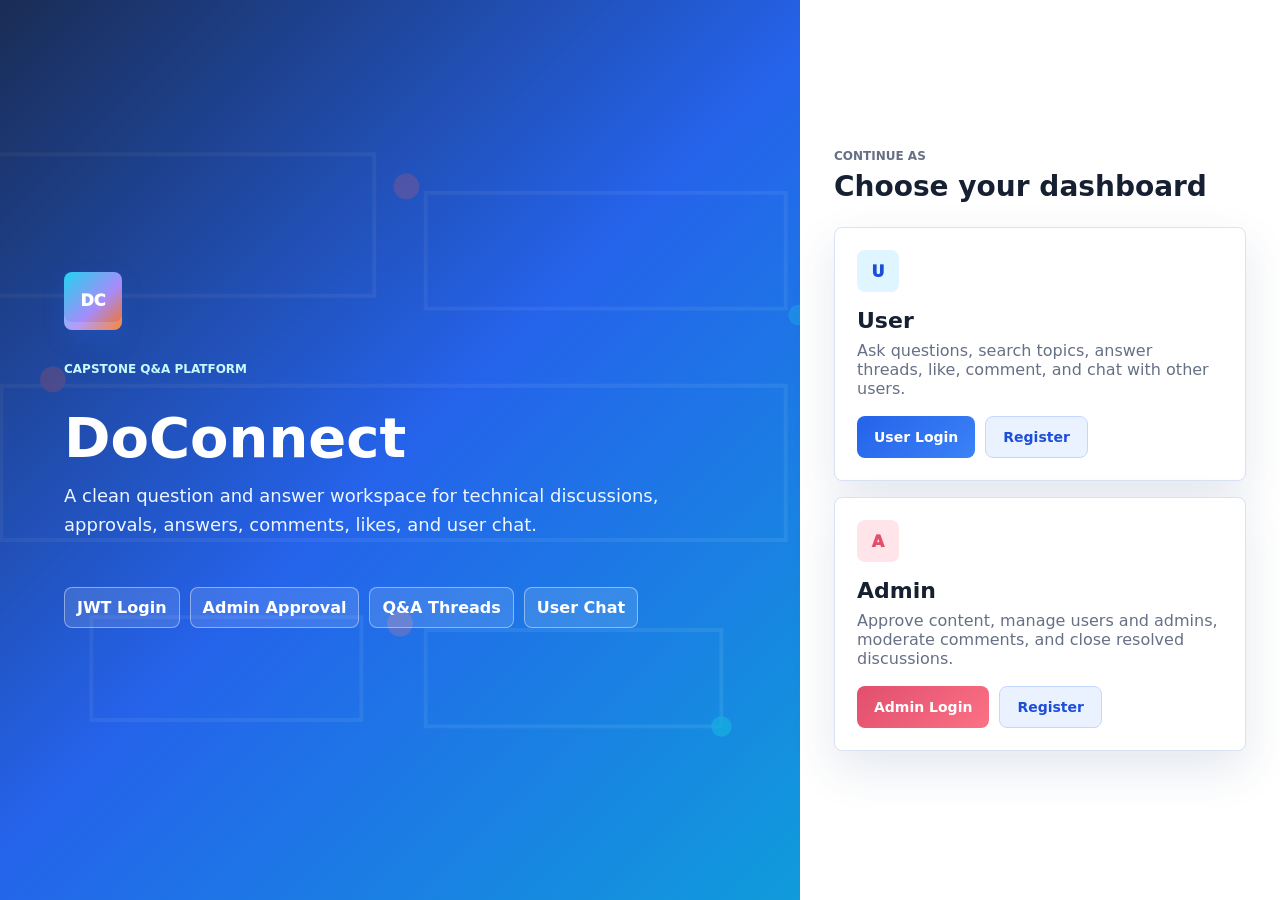
<file: index.html>
<!DOCTYPE html>
<html lang="en">
<head>
  <meta charset="UTF-8" />
  <meta name="viewport" content="width=device-width, initial-scale=1.0" />
  <title>DoConnect | Welcome</title>
  <link rel="stylesheet" href="styles.css" />
</head>
<body>
  <main class="welcome-page">
    <section class="welcome-hero">
      <div class="brand-mark">DC</div>
      <p class="eyebrow">Capstone Q&A Platform</p>
      <h1>DoConnect</h1>
      <p class="lead">A clean question and answer workspace for technical discussions, approvals, answers, comments, likes, and user chat.</p>
      <div class="hero-metrics" aria-label="DoConnect features">
        <span>JWT Login</span>
        <span>Admin Approval</span>
        <span>Q&A Threads</span>
        <span>User Chat</span>
      </div>
    </section>

    <section class="role-panel" aria-label="Choose a role">
      <div class="section-heading">
        <p class="eyebrow">Continue As</p>
        <h2>Choose your dashboard</h2>
      </div>

      <div class="role-grid">
        <article class="role-card">
          <span class="role-icon">U</span>
          <h3>User</h3>
          <p>Ask questions, search topics, answer threads, like, comment, and chat with other users.</p>
          <div class="role-actions">
            <a class="btn primary" href="user-login.html">User Login</a>
            <a class="btn secondary" href="user-register.html">Register</a>
          </div>
        </article>

        <article class="role-card admin-card">
          <span class="role-icon">A</span>
          <h3>Admin</h3>
          <p>Approve content, manage users and admins, moderate comments, and close resolved discussions.</p>
          <div class="role-actions">
            <a class="btn primary admin-tone" href="admin-login.html">Admin Login</a>
            <a class="btn secondary" href="admin-register.html">Register</a>
          </div>
        </article>
      </div>
    </section>
  </main>
</body>
</html>
</file>
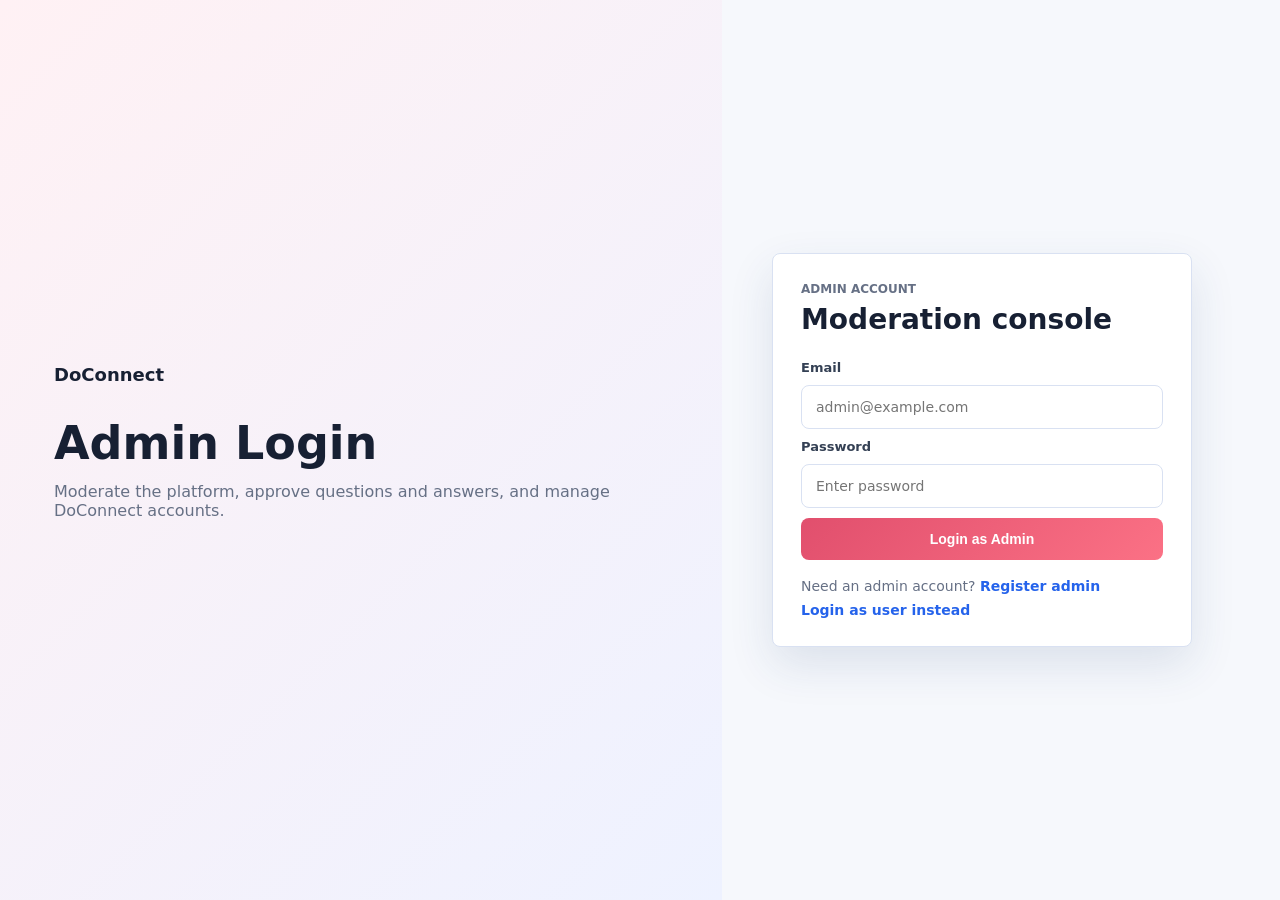
<file: admin-login.html>
<!DOCTYPE html>
<html lang="en">
<head>
  <meta charset="UTF-8" />
  <meta name="viewport" content="width=device-width, initial-scale=1.0" />
  <title>DoConnect | Admin Login</title>
  <link rel="stylesheet" href="styles.css" />
</head>
<body data-auth-role="ADMIN" data-auth-mode="login">
  <main class="auth-screen admin-auth">
    <section class="auth-aside">
      <a class="back-link" href="index.html">DoConnect</a>
      <h1>Admin Login</h1>
      <p>Moderate the platform, approve questions and answers, and manage DoConnect accounts.</p>
    </section>

    <section class="auth-card focused">
      <p class="eyebrow">Admin Account</p>
      <h2>Moderation console</h2>
      <form id="authForm" class="form-stack">
        <label for="email">Email</label>
        <input id="email" type="email" autocomplete="email" placeholder="admin@example.com" required />
        <label for="password">Password</label>
        <input id="password" type="password" autocomplete="current-password" placeholder="Enter password" required />
        <button id="submitBtn" class="admin-tone" type="submit">Login as Admin</button>
      </form>
      <p class="auth-switch">Need an admin account? <a href="admin-register.html">Register admin</a></p>
      <p class="auth-switch muted-link"><a href="user-login.html">Login as user instead</a></p>
      <div id="message" class="message" role="status"></div>
    </section>
  </main>

  <script src="js/api.js"></script>
  <script src="js/auth.js"></script>
</body>
</html>
</file>
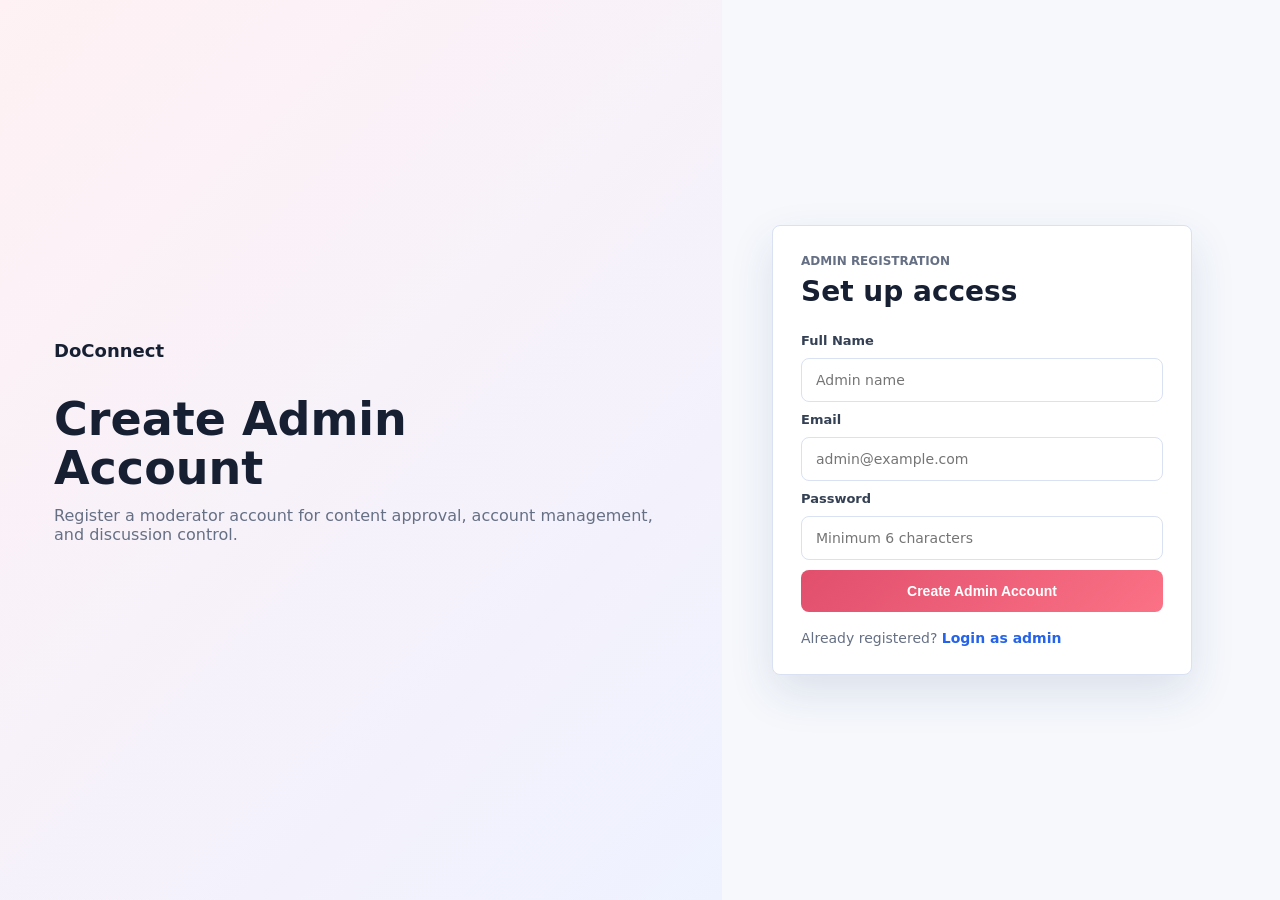
<file: admin-register.html>
<!DOCTYPE html>
<html lang="en">
<head>
  <meta charset="UTF-8" />
  <meta name="viewport" content="width=device-width, initial-scale=1.0" />
  <title>DoConnect | Admin Register</title>
  <link rel="stylesheet" href="styles.css" />
</head>
<body data-auth-role="ADMIN" data-auth-mode="register">
  <main class="auth-screen admin-auth">
    <section class="auth-aside">
      <a class="back-link" href="index.html">DoConnect</a>
      <h1>Create Admin Account</h1>
      <p>Register a moderator account for content approval, account management, and discussion control.</p>
    </section>

    <section class="auth-card focused">
      <p class="eyebrow">Admin Registration</p>
      <h2>Set up access</h2>
      <form id="authForm" class="form-stack">
        <label for="name">Full Name</label>
        <input id="name" type="text" autocomplete="name" placeholder="Admin name" required />
        <label for="email">Email</label>
        <input id="email" type="email" autocomplete="email" placeholder="admin@example.com" required />
        <label for="password">Password</label>
        <input id="password" type="password" autocomplete="new-password" placeholder="Minimum 6 characters" required minlength="6" />
        <button id="submitBtn" class="admin-tone" type="submit">Create Admin Account</button>
      </form>
      <p class="auth-switch">Already registered? <a href="admin-login.html">Login as admin</a></p>
      <div id="message" class="message" role="status"></div>
    </section>
  </main>

  <script src="js/api.js"></script>
  <script src="js/auth.js"></script>
</body>
</html>
</file>
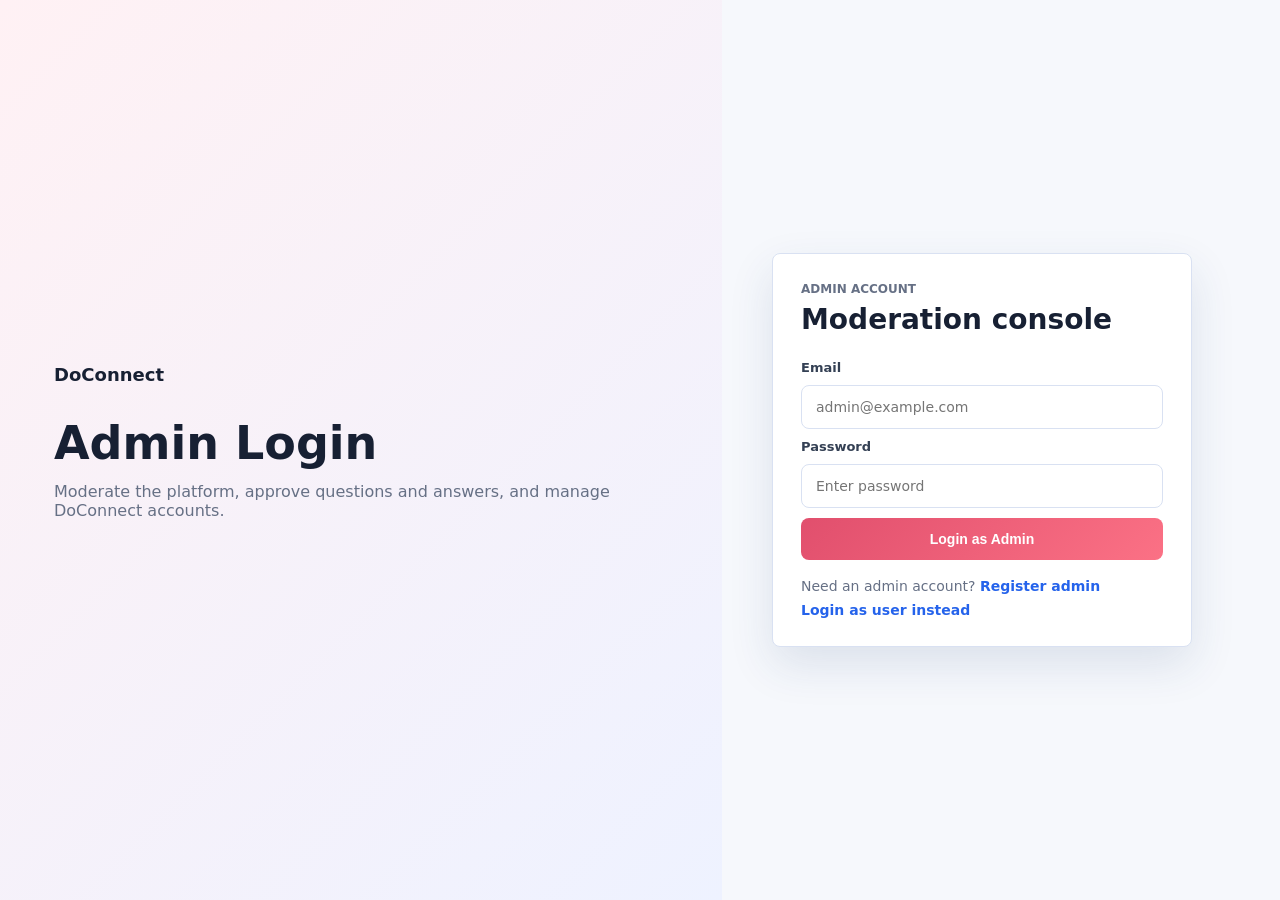
<file: admin.html>
<!DOCTYPE html>
<html lang="en">
<head>
  <meta charset="UTF-8" />
  <meta name="viewport" content="width=device-width, initial-scale=1.0" />
  <title>DoConnect | Admin Dashboard</title>
  <link rel="stylesheet" href="styles.css" />
</head>
<body class="app-body admin-shell">
  <aside class="app-sidebar">
    <a class="sidebar-brand" href="index.html">
      <span class="brand-mark small">DC</span>
      <span>DoConnect</span>
    </a>
    <nav class="side-nav" aria-label="Admin navigation">
      <button class="nav-btn active" data-section="overviewSection">Overview</button>
      <button class="nav-btn" data-section="questionsSection">Questions</button>
      <button class="nav-btn" data-section="answersSection">Answers</button>
      <button class="nav-btn" data-section="usersSection">Users</button>
      <button class="nav-btn" data-section="adminsSection">Admins</button>
      <button class="nav-btn" data-section="commentsSection">Comments</button>
      <button class="nav-btn" data-section="chatSection">Chats</button>
    </nav>
  </aside>

  <main class="app-main">
    <header class="app-topbar">
      <div>
        <p class="eyebrow">Admin Dashboard</p>
        <h1>Moderation console</h1>
      </div>
      <div class="topbar-actions">
        <span id="adminEmail" class="session-pill">Admin</span>
        <button id="logoutBtn" class="danger ghost-btn">Logout</button>
      </div>
    </header>

    <section class="dashboard-stats" aria-label="Admin dashboard stats">
      <article class="stat-card">
        <span id="totalUsers">0</span>
        <p>Users</p>
      </article>
      <article class="stat-card">
        <span id="pendingQuestions">0</span>
        <p>Pending Questions</p>
      </article>
      <article class="stat-card">
        <span id="pendingAnswers">0</span>
        <p>Pending Answers</p>
      </article>
      <article class="stat-card">
        <span id="totalAdmins">0</span>
        <p>Admins</p>
      </article>
    </section>

    <section id="overviewSection" class="panel active">
      <div class="panel-header">
        <div>
          <p class="eyebrow">Platform Snapshot</p>
          <h2>Ready for review</h2>
        </div>
        <button id="refreshOverviewBtn" class="secondary-btn admin-tone">Refresh All</button>
      </div>
      <div id="overviewList" class="cards split-cards"></div>
    </section>

    <section id="questionsSection" class="panel">
      <div class="panel-header">
        <div>
          <p class="eyebrow">Question CRUD</p>
          <h2>Approve and close questions</h2>
        </div>
        <div class="panel-actions">
          <button id="openAdminQuestionModalBtn" class="admin-tone">Create Question</button>
          <button id="loadQuestionsBtn" class="secondary-btn admin-tone">Refresh Questions</button>
        </div>
      </div>
      <div class="filter-row toolbar-row wide-toolbar">
        <input id="questionAdminSearch" placeholder="Search questions by title, topic, user, or ID" />
        <select id="questionStatusFilter" aria-label="Filter questions by status">
          <option value="all">All statuses</option>
          <option value="pending">Pending</option>
          <option value="rejected">Rejected</option>
          <option value="approved">Approved</option>
          <option value="resolved">Resolved</option>
          <option value="inactive">Inactive</option>
        </select>
      </div>
      <div id="questionsList" class="cards moderation-list"></div>
    </section>

    <section id="answersSection" class="panel">
      <div class="panel-header">
        <div>
          <p class="eyebrow">Answer Moderation</p>
          <h2>Approve useful answers</h2>
        </div>
        <div class="panel-actions">
          <button id="loadAnswersBtn" class="secondary-btn admin-tone">Refresh Answers</button>
        </div>
      </div>
      <div class="filter-row toolbar-row wide-toolbar">
        <input id="answerAdminSearch" placeholder="Search answers by content, question, user, or ID" />
        <select id="answerStatusFilter" aria-label="Filter answers by status">
          <option value="all">All statuses</option>
          <option value="pending">Pending</option>
          <option value="rejected">Rejected</option>
          <option value="approved">Approved</option>
          <option value="inactive">Inactive</option>
        </select>
      </div>
      <div id="answersList" class="cards moderation-list"></div>
    </section>

    <section id="usersSection" class="panel">
      <div class="panel-header">
        <div>
          <p class="eyebrow">User CRUD</p>
          <h2>Manage users</h2>
        </div>
        <div class="panel-actions">
          <button id="openAdminUserModalBtn" class="admin-tone">Create User</button>
          <button id="loadUsersBtn" class="secondary-btn admin-tone">Refresh Users</button>
        </div>
      </div>
      <div class="filter-row toolbar-row wide-toolbar">
        <input id="userAdminSearch" placeholder="Search users by name, email, role, or ID" />
        <select id="userStatusFilter" aria-label="Filter users by status">
          <option value="all">All statuses</option>
          <option value="active">Active</option>
          <option value="inactive">Inactive</option>
        </select>
      </div>
      <div id="usersList" class="cards moderation-list"></div>
    </section>

    <section id="adminsSection" class="panel">
      <div class="panel-header">
        <div>
          <p class="eyebrow">Admin CRUD</p>
          <h2>Manage admins</h2>
        </div>
        <div class="panel-actions">
          <button id="loadAdminsBtn" class="secondary-btn admin-tone">Refresh Admins</button>
        </div>
      </div>
      <div class="filter-row toolbar-row wide-toolbar">
        <input id="adminAdminSearch" placeholder="Search admins by name, email, role, or ID" />
        <select id="adminStatusFilter" aria-label="Filter admins by status">
          <option value="all">All statuses</option>
          <option value="active">Active</option>
          <option value="inactive">Inactive</option>
        </select>
      </div>
      <div id="adminsList" class="cards moderation-list"></div>
    </section>

    <section id="commentsSection" class="panel">
      <div class="panel-header">
        <div>
          <p class="eyebrow">Comment Moderation</p>
          <h2>Review answer comments</h2>
        </div>
      </div>
      <div class="search-row toolbar-row">
        <input id="commentAnswerId" type="number" min="1" placeholder="Answer ID" />
        <button id="loadCommentsBtn" class="secondary-btn admin-tone">Load Comments</button>
      </div>
      <div id="commentsList" class="cards moderation-list"></div>
    </section>

    <section id="chatSection" class="panel">
      <div class="panel-header">
        <div>
          <p class="eyebrow">Chat Monitoring</p>
          <h2>User messages</h2>
        </div>
      </div>
      <div class="search-row toolbar-row">
        <input id="chatUserId" type="number" min="1" placeholder="User ID" />
        <button id="loadMessagesBtn" class="secondary-btn admin-tone">Load Messages</button>
      </div>
      <div id="chatList" class="cards chat-list"></div>
    </section>
  </main>

  <div id="toast" class="toast" role="status"></div>

  <script src="js/api.js"></script>
  <script src="js/admin.js"></script>
</body>
</html>
</file>
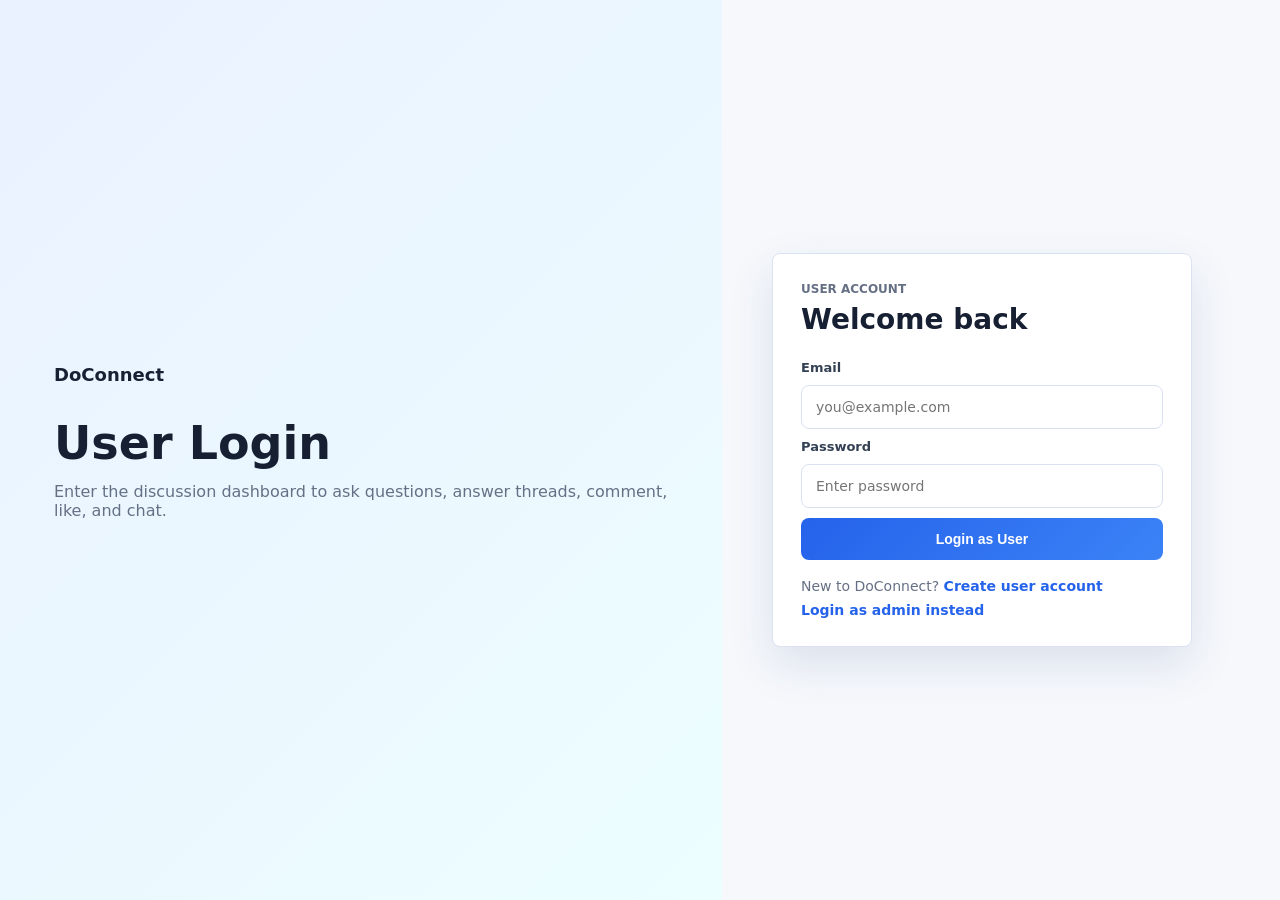
<file: user-login.html>
<!DOCTYPE html>
<html lang="en">
<head>
  <meta charset="UTF-8" />
  <meta name="viewport" content="width=device-width, initial-scale=1.0" />
  <title>DoConnect | User Login</title>
  <link rel="stylesheet" href="styles.css" />
</head>
<body data-auth-role="USER" data-auth-mode="login">
  <main class="auth-screen user-auth">
    <section class="auth-aside">
      <a class="back-link" href="index.html">DoConnect</a>
      <h1>User Login</h1>
      <p>Enter the discussion dashboard to ask questions, answer threads, comment, like, and chat.</p>
    </section>

    <section class="auth-card focused">
      <p class="eyebrow">User Account</p>
      <h2>Welcome back</h2>
      <form id="authForm" class="form-stack">
        <label for="email">Email</label>
        <input id="email" type="email" autocomplete="email" placeholder="you@example.com" required />
        <label for="password">Password</label>
        <input id="password" type="password" autocomplete="current-password" placeholder="Enter password" required />
        <button id="submitBtn" type="submit">Login as User</button>
      </form>
      <p class="auth-switch">New to DoConnect? <a href="user-register.html">Create user account</a></p>
      <p class="auth-switch muted-link"><a href="admin-login.html">Login as admin instead</a></p>
      <div id="message" class="message" role="status"></div>
    </section>
  </main>

  <script src="js/api.js"></script>
  <script src="js/auth.js"></script>
</body>
</html>
</file>
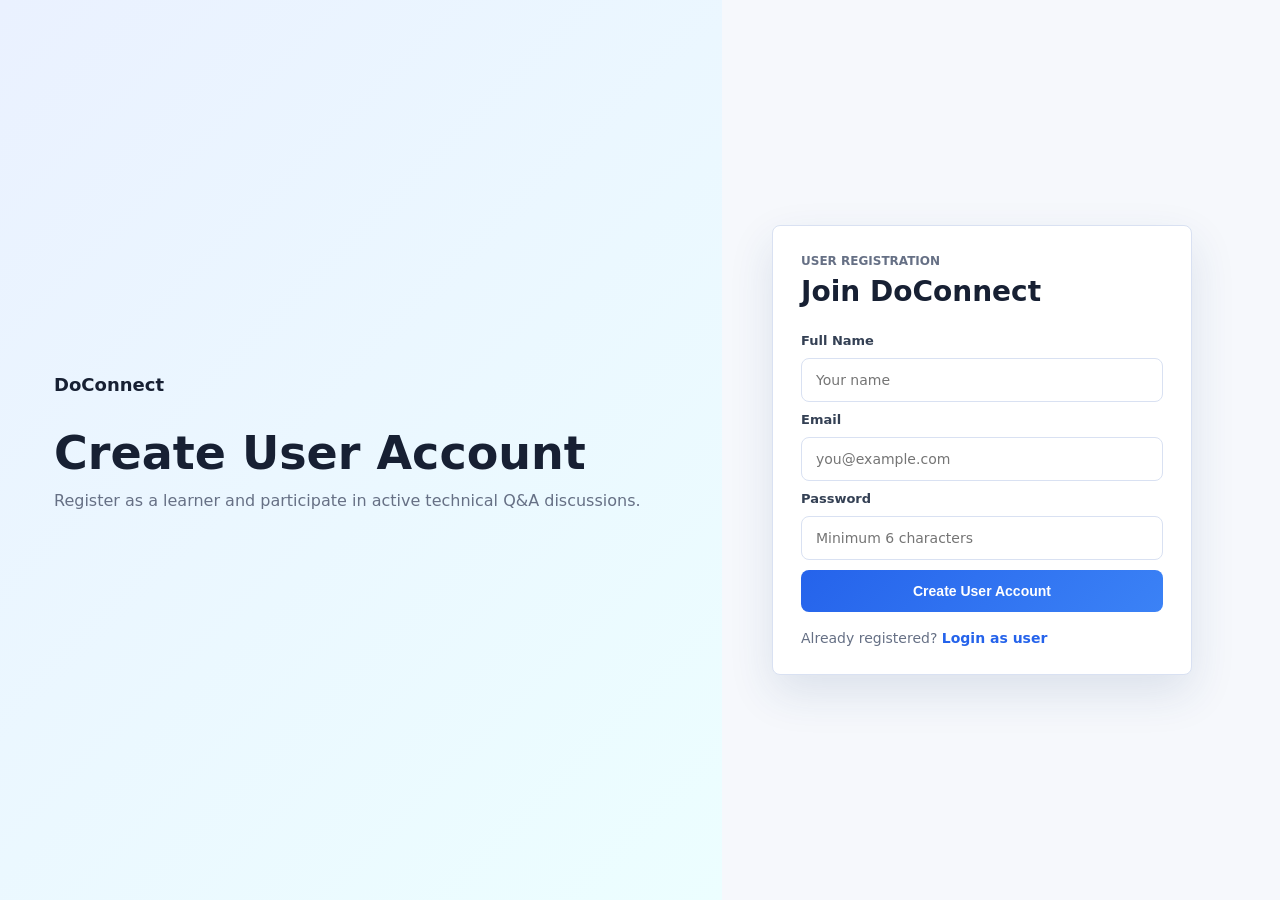
<file: user-register.html>
<!DOCTYPE html>
<html lang="en">
<head>
  <meta charset="UTF-8" />
  <meta name="viewport" content="width=device-width, initial-scale=1.0" />
  <title>DoConnect | User Register</title>
  <link rel="stylesheet" href="styles.css" />
</head>
<body data-auth-role="USER" data-auth-mode="register">
  <main class="auth-screen user-auth">
    <section class="auth-aside">
      <a class="back-link" href="index.html">DoConnect</a>
      <h1>Create User Account</h1>
      <p>Register as a learner and participate in active technical Q&A discussions.</p>
    </section>

    <section class="auth-card focused">
      <p class="eyebrow">User Registration</p>
      <h2>Join DoConnect</h2>
      <form id="authForm" class="form-stack">
        <label for="name">Full Name</label>
        <input id="name" type="text" autocomplete="name" placeholder="Your name" required />
        <label for="email">Email</label>
        <input id="email" type="email" autocomplete="email" placeholder="you@example.com" required />
        <label for="password">Password</label>
        <input id="password" type="password" autocomplete="new-password" placeholder="Minimum 6 characters" required minlength="6" />
        <button id="submitBtn" type="submit">Create User Account</button>
      </form>
      <p class="auth-switch">Already registered? <a href="user-login.html">Login as user</a></p>
      <div id="message" class="message" role="status"></div>
    </section>
  </main>

  <script src="js/api.js"></script>
  <script src="js/auth.js"></script>
</body>
</html>
</file>
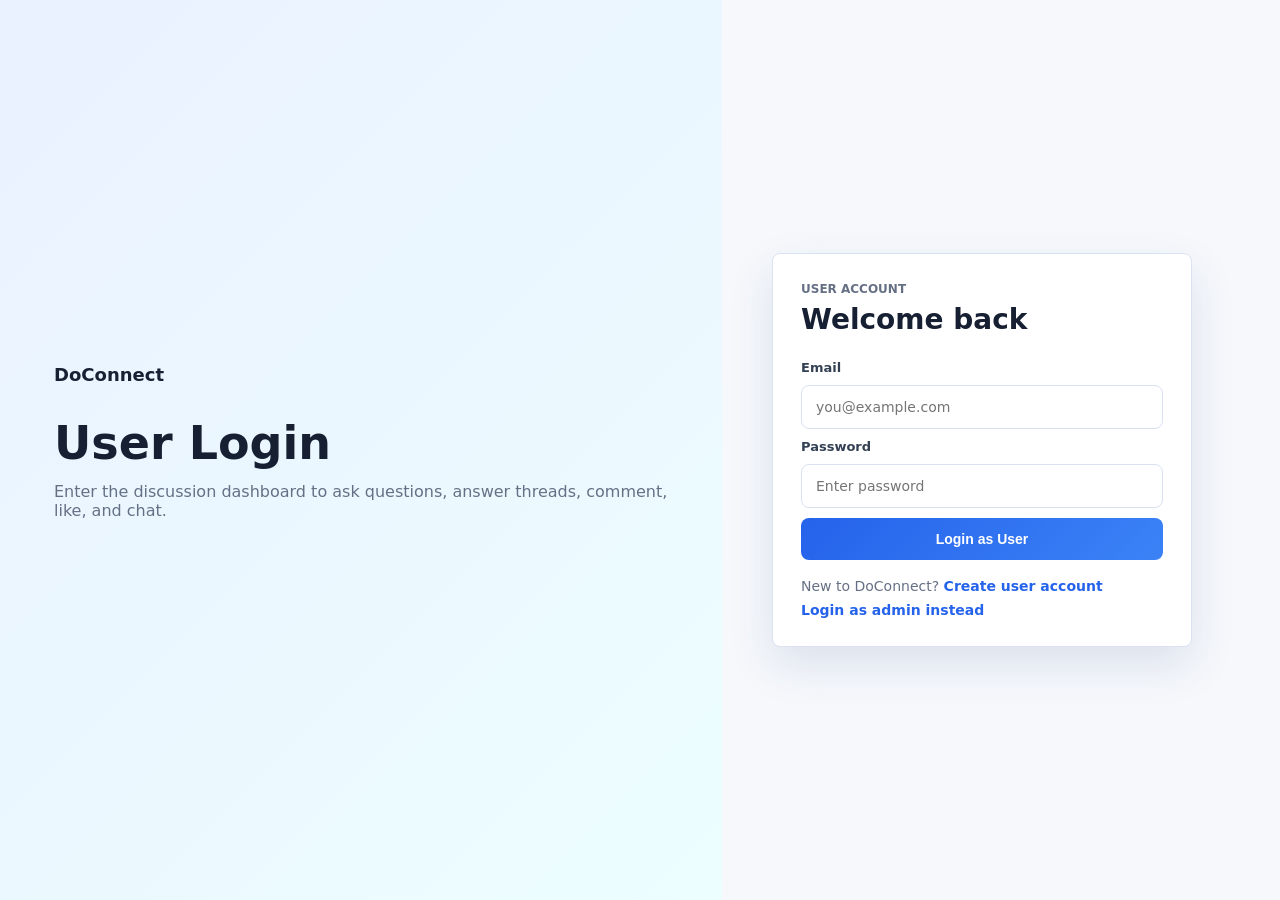
<file: user.html>
<!DOCTYPE html>
<html lang="en">
<head>
  <meta charset="UTF-8" />
  <meta name="viewport" content="width=device-width, initial-scale=1.0" />
  <title>DoConnect | User Dashboard</title>
  <link rel="stylesheet" href="styles.css" />
</head>
<body class="app-body user-shell">
  <aside class="app-sidebar">
    <a class="sidebar-brand" href="index.html">
      <span class="brand-mark small">DC</span>
      <span>DoConnect</span>
    </a>
    <nav class="side-nav" aria-label="User navigation">
      <button class="nav-btn active" data-section="questionsSection">Questions</button>
      <button class="nav-btn" data-section="chatSection">Chat</button>
      <button class="nav-btn" data-section="profileSection">Profile</button>
    </nav>
  </aside>

  <main class="app-main">
    <header class="app-topbar">
      <div>
        <p class="eyebrow">User Dashboard</p>
        <h1>Question workspace</h1>
      </div>
      <div class="topbar-actions">
        <span id="userEmail" class="session-pill">User</span>
        <button id="logoutBtn" class="danger ghost-btn">Logout</button>
      </div>
    </header>

    <section class="dashboard-stats" aria-label="User dashboard stats">
      <article class="stat-card">
        <span id="questionCount">0</span>
        <p>Approved Questions</p>
      </article>
      <article class="stat-card">
        <span id="answerCount">0</span>
        <p>Visible Answers</p>
      </article>
      <article class="stat-card">
        <span id="peopleCount">0</span>
        <p>Users</p>
      </article>
    </section>

    <section id="questionsSection" class="panel active">
      <div class="panel-header">
        <div>
          <p class="eyebrow">Q&A Threads</p>
          <h2>Ask, search, and answer</h2>
        </div>
        <div class="panel-actions">
          <button id="openQuestionModalBtn">Ask Question</button>
          <button id="refreshQuestionsBtn" class="secondary-btn">Refresh</button>
        </div>
      </div>

      <div class="qa-layout">
        <div class="qa-main">
          <article class="question-search-bar">
            <input id="searchKeyword" placeholder="Search questions by topic, title, or text" />
            <button id="searchBtn" class="secondary-btn">Search</button>
          </article>
          <div id="questionsList" class="question-feed"></div>
        </div>
        <aside class="qa-sidebar" aria-label="Question workspace summary">
          <article class="side-panel">
            <h3>DoConnect Q&A</h3>
            <p>Browse approved questions, open answers, and contribute helpful responses for review.</p>
          </article>
          <article class="side-panel">
            <h3>Quick stats</h3>
            <div class="side-stat"><span id="sideQuestionCount">0</span><p>approved questions</p></div>
            <div class="side-stat"><span id="sideAnswerCount">0</span><p>visible answers</p></div>
          </article>
        </aside>
      </div>
    </section>

    <section id="chatSection" class="panel">
      <div class="panel-header">
        <div>
          <p class="eyebrow">User Chat</p>
          <h2>Conversation</h2>
        </div>
        <div class="panel-actions">
          <button id="openMessageModalBtn">New Message</button>
          <button id="loadUsersBtn" class="secondary-btn">Refresh Users</button>
        </div>
      </div>

      <div class="chat-workspace">
        <aside class="chat-contacts-panel">
          <div class="chat-search">
            <input id="contactSearch" placeholder="Search users" />
          </div>
          <div id="usersList" class="contact-list"></div>
        </aside>

        <section class="conversation-panel">
          <header class="conversation-header">
            <div>
              <p class="eyebrow">Selected conversation</p>
              <h3 id="conversationTitle">Choose a user</h3>
            </div>
            <div class="conversation-lookup">
              <input id="conversationUserId" type="number" min="1" placeholder="User ID" />
              <button id="loadConversationBtn" class="secondary-btn">Open</button>
            </div>
          </header>
          <div id="chatList" class="chat-list conversation-list">
            <div class="empty-state">Select a user from the list to open a conversation.</div>
          </div>
          <form id="chatComposerForm" class="chat-composer">
            <input id="chatComposerInput" name="message" placeholder="Write a message to the selected user" disabled required />
            <button id="sendSelectedMessageBtn" type="submit" disabled>Send</button>
          </form>
        </section>
      </div>
    </section>

    <section id="profileSection" class="panel">
      <div class="panel-header">
        <div>
          <p class="eyebrow">Profile</p>
          <h2>Your session</h2>
        </div>
        <button id="reloadProfileBtn" class="secondary-btn">Reload Profile</button>
      </div>

      <div id="profileResult" class="cards"></div>
    </section>
  </main>

  <div id="toast" class="toast" role="status"></div>

  <script src="js/api.js"></script>
  <script src="js/user.js"></script>
</body>
</html>
</file>
<file: styles.css>
:root {
  --bg: #f6f8fc;
  --surface: #ffffff;
  --surface-soft: #f2f6ff;
  --ink: #172033;
  --muted: #667085;
  --line: #d9e1f2;
  --primary: #2563eb;
  --primary-strong: #1d4ed8;
  --primary-soft: #eaf1ff;
  --admin: #e14f6d;
  --admin-strong: #be3452;
  --danger: #dc2626;
  --success: #059669;
  --warning: #d97706;
  --info: #2563eb;
  --amber: #f59e0b;
  --accent: #06b6d4;
  --shadow: 0 18px 45px rgba(37, 63, 118, 0.12);
  --shadow-soft: 0 10px 28px rgba(37, 63, 118, 0.08);
}

* {
  box-sizing: border-box;
}

html {
  min-width: 320px;
}

body {
  margin: 0;
  font-family: Inter, ui-sans-serif, system-ui, -apple-system, BlinkMacSystemFont, "Segoe UI", sans-serif;
  background: var(--bg);
  color: var(--ink);
  letter-spacing: 0;
}

a {
  color: var(--primary);
  font-weight: 700;
  text-decoration: none;
}

button,
.btn {
  min-height: 42px;
  border: 0;
  border-radius: 8px;
  background: linear-gradient(135deg, var(--primary), #3b82f6);
  color: #fff;
  padding: 11px 17px;
  cursor: pointer;
  display: inline-flex;
  align-items: center;
  justify-content: center;
  gap: 8px;
  font-weight: 800;
  font-size: 14px;
  line-height: 1;
  white-space: nowrap;
}

button:hover,
.btn:hover {
  filter: saturate(1.05) brightness(0.98);
  transform: translateY(-1px);
}

button:disabled {
  cursor: not-allowed;
  opacity: 0.65;
  transform: none;
}

.secondary-btn,
.btn.secondary {
  background: var(--primary-soft);
  color: var(--primary-strong);
  border: 1px solid #c6d7ff;
}

.ghost-btn {
  background: transparent;
  border: 1px solid currentColor;
  color: var(--danger);
}

.danger {
  background: var(--danger);
}

.danger.ghost-btn {
  background: transparent;
  color: var(--danger);
}

.success-btn {
  background: linear-gradient(135deg, var(--success), #10b981);
}

.admin-tone {
  background: linear-gradient(135deg, var(--admin), #fb7185);
  color: #fff;
}

input,
textarea,
select {
  width: 100%;
  border: 1px solid var(--line);
  border-radius: 8px;
  background: #fff;
  color: var(--ink);
  padding: 13px 14px;
  font: inherit;
  font-size: 14px;
  outline: none;
}

input:focus,
textarea:focus,
select:focus {
  border-color: var(--primary);
  box-shadow: 0 0 0 3px rgba(37, 99, 235, 0.14);
}

.admin-shell input:focus,
.admin-shell textarea:focus,
.admin-shell select:focus,
.admin-auth input:focus,
.admin-auth textarea:focus,
.admin-auth select:focus {
  border-color: var(--admin);
  box-shadow: 0 0 0 3px rgba(225, 79, 109, 0.14);
}

textarea {
  min-height: 110px;
  resize: vertical;
}

label {
  color: #344054;
  font-size: 13px;
  font-weight: 800;
}

h1,
h2,
h3,
p {
  margin-top: 0;
}

.eyebrow {
  margin: 0 0 8px;
  color: var(--muted);
  font-size: 12px;
  font-weight: 900;
  letter-spacing: 0;
  text-transform: uppercase;
}

.lead {
  color: #eef6ff;
  font-size: 18px;
  line-height: 1.6;
  max-width: 620px;
}

.brand-mark {
  width: 58px;
  height: 58px;
  border-radius: 8px;
  background: linear-gradient(135deg, #22d3ee, #a78bfa 58%, #f97316);
  color: #fff;
  display: inline-flex;
  align-items: center;
  justify-content: center;
  font-weight: 950;
  box-shadow: inset 0 -8px 0 rgba(255, 255, 255, 0.14), 0 10px 22px rgba(37, 99, 235, 0.22);
}

.brand-mark.small {
  width: 36px;
  height: 36px;
  font-size: 13px;
}

.welcome-page {
  min-height: 100vh;
  display: grid;
  grid-template-columns: minmax(0, 1fr) 480px;
}

.welcome-hero {
  min-height: 100vh;
  padding: 64px;
  display: flex;
  flex-direction: column;
  justify-content: center;
  background:
    linear-gradient(135deg, rgba(23, 32, 51, 0.82), rgba(37, 99, 235, 0.74), rgba(6, 182, 212, 0.68)),
    url("data:image/svg+xml,%3Csvg xmlns='http://www.w3.org/2000/svg' width='900' height='700' viewBox='0 0 900 700'%3E%3Crect width='900' height='700' fill='%232563eb'/%3E%3Cg fill='none' stroke='%23ffffff' stroke-opacity='.24' stroke-width='3'%3E%3Cpath d='M90 120h340v110H90zM470 150h280v90H470zM140 300h610v120H140zM210 480h210v80H210zM470 490h230v75H470z'/%3E%3C/g%3E%3Cg fill='%23fb7185' fill-opacity='.9'%3E%3Ccircle cx='120' cy='110' r='10'/%3E%3Ccircle cx='455' cy='145' r='10'/%3E%3Ccircle cx='180' cy='295' r='10'/%3E%3Ccircle cx='450' cy='485' r='10'/%3E%3C/g%3E%3Cg fill='%2322d3ee' fill-opacity='.75'%3E%3Ccircle cx='760' cy='245' r='8'/%3E%3Ccircle cx='700' cy='565' r='8'/%3E%3C/g%3E%3C/svg%3E");
  background-size: cover;
  background-position: center;
  color: #fff;
}

.welcome-hero h1 {
  margin: 26px 0 16px;
  font-size: 56px;
  line-height: 1;
}

.welcome-hero .eyebrow {
  margin-top: 32px;
  color: #c7f9ff;
}

.hero-metrics {
  display: flex;
  flex-wrap: wrap;
  gap: 10px;
  margin-top: 30px;
}

.hero-metrics span {
  border: 1px solid rgba(255, 255, 255, 0.42);
  border-radius: 8px;
  padding: 10px 12px;
  color: #fff;
  background: rgba(255, 255, 255, 0.12);
  font-weight: 800;
}

.role-panel {
  min-height: 100vh;
  padding: 50px 34px;
  display: flex;
  flex-direction: column;
  justify-content: center;
  background: var(--surface);
}

.section-heading h2,
.auth-card h2,
.panel-header h2 {
  margin: 0;
  font-size: 28px;
  line-height: 1.15;
}

.role-grid {
  display: grid;
  gap: 16px;
  margin-top: 24px;
}

.role-card,
.auth-card,
.panel-card,
.thread-card,
.answer-card,
.moderation-card,
.stat-card,
.mini-card,
.profile-card {
  border: 1px solid var(--line);
  border-radius: 8px;
  background: var(--surface);
  box-shadow: var(--shadow);
}

.role-card {
  padding: 22px;
}

.role-icon {
  width: 42px;
  height: 42px;
  border-radius: 8px;
  display: inline-flex;
  align-items: center;
  justify-content: center;
  background: #dff5ff;
  color: var(--primary-strong);
  font-weight: 950;
}

.admin-card .role-icon {
  background: #ffe4ea;
  color: var(--admin);
}

.role-card h3 {
  margin: 16px 0 8px;
  font-size: 22px;
}

.role-card p,
.auth-aside p,
.auth-switch,
.hint-box,
.empty-state,
.meta,
.mini-card span,
.profile-card p {
  color: var(--muted);
}

.role-actions {
  display: flex;
  flex-wrap: wrap;
  gap: 10px;
  margin-top: 18px;
}

.auth-screen {
  min-height: 100vh;
  display: grid;
  grid-template-columns: minmax(0, 0.95fr) minmax(360px, 520px);
  align-items: stretch;
}

.auth-aside {
  padding: 54px;
  display: flex;
  flex-direction: column;
  justify-content: center;
  background: linear-gradient(135deg, #eaf1ff, #ecfeff);
}

.admin-auth .auth-aside {
  background: linear-gradient(135deg, #fff1f4, #eef2ff);
}

.auth-aside h1 {
  max-width: 560px;
  margin: 34px 0 14px;
  font-size: 46px;
  line-height: 1.05;
}

.back-link {
  color: var(--ink);
  font-size: 18px;
}

.auth-card.focused {
  margin: auto;
  width: min(420px, calc(100% - 36px));
  padding: 28px;
}

.form-stack {
  display: grid;
  gap: 10px;
}

.auth-card .form-stack {
  margin-top: 24px;
}

.auth-switch {
  margin: 18px 0 0;
  font-size: 14px;
}

.muted-link {
  margin-top: 8px;
}

.app-body {
  min-height: 100vh;
  display: grid;
  grid-template-columns: 250px minmax(0, 1fr);
  background:
    linear-gradient(180deg, rgba(255, 255, 255, 0.84), rgba(255, 255, 255, 0.25)),
    var(--bg);
}

.app-sidebar {
  min-height: 100vh;
  position: sticky;
  top: 0;
  align-self: start;
  padding: 22px 14px;
  border-right: 1px solid var(--line);
  background: rgba(255, 255, 255, 0.9);
  backdrop-filter: blur(12px);
}

.sidebar-brand {
  height: 48px;
  display: flex;
  align-items: center;
  gap: 10px;
  padding: 0 8px;
  color: var(--ink);
  font-size: 18px;
}

.side-nav {
  display: grid;
  gap: 8px;
  margin-top: 28px;
}

.nav-btn {
  width: 100%;
  justify-content: flex-start;
  background: transparent;
  color: #4b5563;
  border: 1px solid transparent;
}

.nav-btn.active {
  background: var(--primary-soft);
  color: var(--primary-strong);
  border-color: #c6d7ff;
  box-shadow: var(--shadow-soft);
}

.admin-shell .nav-btn.active {
  background: #fff1f4;
  color: var(--admin-strong);
  border-color: #ffc4d0;
}

.app-main {
  min-width: 0;
  padding: 30px;
  overflow-x: hidden;
}

.app-topbar {
  position: relative;
  z-index: 1;
  display: flex;
  align-items: center;
  justify-content: space-between;
  gap: 18px;
  margin: -30px -30px 22px;
  padding: 20px 30px;
  border-bottom: 1px solid var(--line);
  background: rgba(246, 248, 252, 0.9);
  backdrop-filter: blur(10px);
}

.app-topbar h1 {
  margin: 0;
  font-size: 32px;
  line-height: 1.1;
}

.topbar-actions {
  display: flex;
  align-items: center;
  gap: 10px;
  flex-wrap: wrap;
  justify-content: flex-end;
}

.session-pill {
  max-width: 260px;
  overflow: hidden;
  text-overflow: ellipsis;
  border: 1px solid var(--line);
  border-radius: 8px;
  background: #fff;
  padding: 10px 12px;
  color: #344054;
  font-size: 13px;
  font-weight: 800;
  white-space: nowrap;
}

.dashboard-stats {
  display: grid;
  grid-template-columns: repeat(4, minmax(0, 1fr));
  gap: 12px;
  margin-top: 4px;
  margin-bottom: 18px;
}

.user-shell .dashboard-stats {
  grid-template-columns: repeat(3, minmax(0, 1fr));
}

.stat-card {
  padding: 18px 20px;
  box-shadow: var(--shadow-soft);
  border-color: rgba(37, 99, 235, 0.14);
  background: rgba(255, 255, 255, 0.92);
}

.stat-card span {
  display: block;
  color: var(--primary);
  font-size: 30px;
  font-weight: 950;
}

.admin-shell .stat-card span {
  color: var(--admin);
}

.stat-card p {
  margin: 4px 0 0;
  color: var(--muted);
  font-size: 13px;
  font-weight: 800;
}

.panel {
  display: none;
}

.panel.active {
  display: block;
}

.panel-header {
  display: flex;
  align-items: center;
  justify-content: space-between;
  gap: 16px;
  margin-bottom: 16px;
}

.panel-actions {
  display: flex;
  align-items: center;
  justify-content: flex-end;
  flex-wrap: wrap;
  gap: 10px;
}

.workspace-grid,
.split-cards {
  display: grid;
  grid-template-columns: repeat(2, minmax(0, 1fr));
  gap: 14px;
  margin-bottom: 18px;
}

.compact-workspace {
  grid-template-columns: minmax(0, 620px);
}

.qa-layout {
  display: grid;
  grid-template-columns: minmax(0, 1fr) minmax(230px, 280px);
  gap: 16px;
  align-items: start;
}

.qa-main {
  min-width: 0;
}

.question-search-bar {
  display: grid;
  grid-template-columns: minmax(0, 1fr) auto;
  gap: 12px;
  margin-bottom: 16px;
  padding: 8px;
  border: 1px solid rgba(37, 99, 235, 0.14);
  border-radius: 8px;
  background: rgba(255, 255, 255, 0.9);
  box-shadow: var(--shadow-soft);
}

.question-search-bar input {
  min-height: 48px;
  border-color: transparent;
  background: transparent;
  font-size: 15px;
}

.question-search-bar input:focus {
  border-color: transparent;
  box-shadow: none;
}

.question-search-bar button {
  min-width: 128px;
}

.question-feed {
  display: grid;
  gap: 14px;
}

.question-row {
  display: grid;
  grid-template-columns: 118px minmax(0, 1fr);
  gap: 18px;
  padding: 20px;
  border: 1px solid rgba(37, 99, 235, 0.14);
  border-radius: 8px;
  background: linear-gradient(180deg, #ffffff, #f8fbff);
  box-shadow: var(--shadow-soft);
}

.question-stats {
  display: grid;
  gap: 10px;
  align-content: start;
  color: var(--muted);
  text-align: center;
}

.question-stats div {
  border: 1px solid #d8e5ff;
  border-radius: 8px;
  padding: 10px 8px;
  background: #f7fbff;
}

.question-stats strong,
.side-stat span {
  display: block;
  color: var(--ink);
  font-size: 20px;
  font-weight: 950;
}

.question-stats span,
.question-tags,
.side-panel p,
.side-stat p,
.contact-item small {
  color: var(--muted);
  font-size: 13px;
}

.question-stats .resolved-count,
.question-stats .open-count {
  border-color: #bdebd7;
  color: var(--success);
}

.question-stats .resolved-count strong,
.question-stats .open-count strong {
  color: var(--success);
}

.question-summary {
  min-width: 0;
}

.question-title-row {
  display: flex;
  align-items: flex-start;
  justify-content: space-between;
  gap: 10px;
}

.question-title-row h3 {
  margin: 0 0 8px;
  color: var(--primary-strong);
  font-size: 22px;
  line-height: 1.25;
}

.question-summary p {
  margin-bottom: 12px;
  color: #344054;
  font-size: 16px;
  line-height: 1.55;
}

.question-tags {
  display: flex;
  flex-wrap: wrap;
  gap: 8px;
  align-items: center;
}

.compact-actions {
  margin-top: 16px;
  gap: 12px;
}

.compact-actions button {
  min-width: 154px;
}

.qa-sidebar {
  display: grid;
  gap: 12px;
  position: sticky;
  top: 92px;
  min-width: 0;
}

.side-panel {
  border: 1px solid var(--line);
  border-radius: 8px;
  background: rgba(255, 255, 255, 0.94);
  padding: 18px;
  box-shadow: var(--shadow-soft);
}

.side-panel h3 {
  margin-bottom: 8px;
  font-size: 16px;
}

.side-stat {
  display: grid;
  grid-template-columns: 52px minmax(0, 1fr);
  align-items: baseline;
  gap: 8px;
  border-top: 1px solid var(--line);
  padding-top: 10px;
  margin-top: 10px;
}

.side-stat p {
  margin: 0;
}

.panel-card {
  padding: 18px;
  box-shadow: none;
}

.panel-card h3,
.thread-card h3,
.moderation-card h3 {
  margin-bottom: 12px;
}

.search-row {
  display: grid;
  grid-template-columns: minmax(0, 1fr) auto;
  gap: 10px;
}

.toolbar-row {
  max-width: 620px;
  margin-bottom: 18px;
}

.wide-toolbar {
  max-width: 860px;
}

.filter-row {
  display: grid;
  grid-template-columns: minmax(0, 1fr) minmax(160px, 220px);
  gap: 10px;
}

.hint-box {
  margin-top: 12px;
  border: 1px dashed var(--line);
  border-radius: 8px;
  padding: 12px;
  background: var(--surface-soft);
  font-size: 13px;
}

.cards {
  display: grid;
  gap: 12px;
}

.compact-cards {
  grid-template-columns: repeat(3, minmax(0, 1fr));
  margin-bottom: 16px;
}

.thread-card,
.moderation-card,
.answer-card {
  padding: 18px;
  box-shadow: none;
}

.card-topline,
.card-actions,
.meta {
  display: flex;
  align-items: center;
  flex-wrap: wrap;
  gap: 8px;
}

.card-topline {
  justify-content: space-between;
  margin-bottom: 10px;
}

.card-actions {
  margin-top: 14px;
}

.meta {
  font-size: 13px;
  margin-top: 10px;
}

.meta small,
.question-tags small,
.comment-row small {
  margin-left: 4px;
  color: var(--muted);
  font-size: 12px;
  font-weight: 800;
}

.topic-chip,
.status {
  display: inline-flex;
  align-items: center;
  min-height: 26px;
  border-radius: 999px;
  padding: 5px 9px;
  font-size: 12px;
  font-weight: 900;
}

.topic-chip {
  background: #fff4d6;
  color: #92400e;
}

.status {
  background: #edf2fb;
  color: #344054;
}

.status.approved,
.status.active {
  background: #dcfce7;
  color: #047857;
}

.status.pending {
  background: #fff7d6;
  color: var(--warning);
}

.status.resolved {
  background: #dbeafe;
  color: var(--info);
}

.status.inactive {
  background: #fee2e2;
  color: var(--danger);
}

.status.rejected {
  background: #ffe4ea;
  color: var(--admin-strong);
}

.inline-composer {
  margin-top: 14px;
  border-top: 1px solid var(--line);
  padding-top: 14px;
}

.inline-composer.compact {
  grid-template-columns: minmax(0, 1fr) auto;
  align-items: end;
}

.answers-region,
.comments-region {
  display: grid;
  gap: 10px;
  margin-top: 14px;
}

.answer-card {
  border-color: #dbe5f6;
  background: linear-gradient(180deg, #ffffff, #f7fbff);
  box-shadow: none;
}

.answer-card p {
  color: #344054;
  font-size: 15px;
  line-height: 1.55;
}

.comment-row {
  border-left: 3px solid var(--accent);
  padding: 8px 0 8px 12px;
}

.comment-row span {
  color: var(--muted);
  font-size: 12px;
  font-weight: 900;
}

.comment-row p {
  margin: 4px 0 0;
}

.mini-card {
  padding: 13px;
  box-shadow: none;
}

.mini-card strong,
.mini-card span {
  display: block;
  min-width: 0;
  overflow-wrap: anywhere;
}

.mini-card button {
  width: 100%;
  margin-top: 10px;
}

.chat-bubble {
  width: min(720px, 100%);
  border: 1px solid var(--line);
  border-radius: 8px;
  background: #fff;
  padding: 14px;
}

.chat-bubble.mine {
  justify-self: end;
  background: #eaf1ff;
  border-color: #c6d7ff;
}

.chat-bubble p {
  margin: 8px 0 0;
}

.chat-workspace {
  min-height: 560px;
  display: grid;
  grid-template-columns: minmax(230px, 320px) minmax(0, 1fr);
  overflow: hidden;
  border: 1px solid var(--line);
  border-radius: 8px;
  background: var(--surface);
}

.chat-contacts-panel {
  min-width: 0;
  border-right: 1px solid var(--line);
  background: var(--surface-soft);
}

.chat-search {
  padding: 12px;
  border-bottom: 1px solid var(--line);
}

.contact-list {
  display: grid;
  align-content: start;
  max-height: 620px;
  overflow-y: auto;
}

.contact-item {
  width: 100%;
  min-height: 68px;
  justify-content: flex-start;
  gap: 10px;
  border-radius: 0;
  border-bottom: 1px solid var(--line);
  background: transparent;
  color: var(--ink);
  padding: 12px;
  text-align: left;
  white-space: normal;
}

.contact-item:hover,
.contact-item.active {
  background: #eaf1ff;
  filter: none;
}

.contact-avatar {
  width: 36px;
  height: 36px;
  flex: 0 0 auto;
  display: inline-flex;
  align-items: center;
  justify-content: center;
  border-radius: 8px;
  background: linear-gradient(135deg, #22d3ee, #3b82f6);
  color: #fff;
  font-weight: 950;
}

.contact-item strong,
.contact-item small {
  display: block;
  min-width: 0;
  overflow-wrap: anywhere;
}

.conversation-panel {
  min-width: 0;
  display: grid;
  grid-template-rows: auto minmax(0, 1fr) auto;
}

.conversation-header {
  display: flex;
  align-items: center;
  justify-content: space-between;
  gap: 12px;
  padding: 14px;
  border-bottom: 1px solid var(--line);
}

.conversation-header h3 {
  margin: 0;
  font-size: 20px;
}

.conversation-lookup {
  display: grid;
  grid-template-columns: 110px auto;
  gap: 8px;
}

.conversation-list {
  align-content: end;
  gap: 10px;
  min-height: 360px;
  max-height: 620px;
  overflow-y: auto;
  padding: 16px;
  background: #f8fbff;
}

.chat-composer {
  display: grid;
  grid-template-columns: minmax(0, 1fr) auto;
  gap: 10px;
  padding: 12px;
  border-top: 1px solid var(--line);
  background: #fff;
}

.profile-card {
  display: flex;
  align-items: center;
  gap: 16px;
  padding: 20px;
  box-shadow: none;
}

.avatar {
  width: 56px;
  height: 56px;
  border-radius: 8px;
  display: flex;
  align-items: center;
  justify-content: center;
  background: linear-gradient(135deg, #22d3ee, #a78bfa 58%, #f97316);
  color: #fff;
  font-size: 24px;
  font-weight: 950;
  flex: 0 0 auto;
}

.review-row {
  display: flex;
  align-items: center;
  justify-content: space-between;
  gap: 10px;
  border-top: 1px solid var(--line);
  padding: 12px 0;
}

.review-row:first-of-type {
  border-top: 0;
}

.empty-state {
  border: 1px dashed var(--line);
  border-radius: 8px;
  background: rgba(255, 255, 255, 0.76);
  padding: 14px;
  font-size: 14px;
}

.error-text {
  color: var(--danger);
}

.modal-open {
  overflow: hidden;
}

.modal-overlay {
  position: fixed;
  inset: 0;
  z-index: 60;
  display: none;
  place-items: center;
  padding: 22px;
  background: rgba(23, 32, 51, 0.58);
}

.modal-overlay.active {
  display: grid;
}

.modal-dialog {
  position: relative;
  width: min(560px, 100%);
  max-height: min(760px, calc(100vh - 44px));
  display: grid;
  grid-template-rows: auto minmax(0, 1fr) auto;
  overflow: hidden;
  border: 1px solid rgba(255, 255, 255, 0.72);
  border-radius: 8px;
  background: var(--surface);
  box-shadow: 0 26px 70px rgba(37, 63, 118, 0.26);
}

.modal-large .modal-dialog {
  width: min(720px, 100%);
}

.modal-header,
.modal-body,
.modal-footer {
  padding: 20px;
}

.modal-header {
  padding-right: 58px;
  border-bottom: 1px solid var(--line);
  background: var(--surface-soft);
}

.modal-header h2 {
  margin: 0;
  font-size: 24px;
  line-height: 1.15;
}

.modal-close {
  position: absolute;
  top: 14px;
  right: 14px;
  width: 36px;
  min-height: 36px;
  padding: 0;
  border: 1px solid var(--line);
  background: #fff;
  color: var(--muted);
  font-size: 18px;
  line-height: 1;
}

.modal-body {
  overflow-y: auto;
}

.modal-footer {
  display: flex;
  justify-content: flex-end;
  gap: 10px;
  border-top: 1px solid var(--line);
  background: #fff;
}

.modal-admin input:focus,
.modal-admin textarea:focus,
.modal-admin select:focus {
  border-color: var(--admin);
  box-shadow: 0 0 0 3px rgba(225, 79, 109, 0.14);
}

.modal-dialog[data-danger="true"] .modal-header {
  background: #fff1f2;
}

.confirm-copy p {
  margin-bottom: 8px;
  color: var(--ink);
  font-weight: 800;
  line-height: 1.5;
}

.confirm-copy span {
  color: var(--muted);
  font-size: 14px;
  line-height: 1.5;
}

.message,
.toast {
  display: none;
  border-radius: 8px;
  padding: 12px 14px;
  font-weight: 800;
}

.message {
  margin-top: 16px;
}

.toast {
  position: fixed;
  right: 22px;
  bottom: 22px;
  z-index: 20;
  max-width: min(420px, calc(100vw - 44px));
  box-shadow: var(--shadow);
}

.message.success,
.toast.success {
  display: block;
  background: #dcfce7;
  color: #047857;
}

.message.error,
.toast.error {
  display: block;
  background: #fee2e2;
  color: var(--danger);
}

.message.warning,
.toast.warning {
  display: block;
  background: #fff7d6;
  color: var(--warning);
}

@media (max-width: 1040px) {
  .welcome-page,
  .auth-screen,
  .app-body {
    grid-template-columns: 1fr;
  }

  .welcome-hero,
  .role-panel,
  .auth-aside {
    min-height: auto;
  }

  .welcome-hero {
    padding: 42px 24px;
  }

  .role-panel {
    padding: 28px 24px;
  }

  .auth-aside {
    padding: 34px 24px;
  }

  .app-sidebar {
    min-height: auto;
    position: static;
    border-right: 0;
    border-bottom: 1px solid var(--line);
  }

  .side-nav {
    display: flex;
    overflow-x: auto;
    padding-bottom: 2px;
  }

  .nav-btn {
    width: auto;
    flex: 0 0 auto;
  }
}

@media (max-width: 780px) {
  .welcome-hero h1,
  .auth-aside h1 {
    font-size: 40px;
  }

  .app-main {
    padding: 18px;
  }

  .app-topbar {
    margin-left: -18px;
    margin-right: -18px;
    margin-top: -18px;
    padding-left: 18px;
    padding-right: 18px;
  }

  .app-topbar,
  .panel-header {
    align-items: flex-start;
    flex-direction: column;
  }

  .panel-actions {
    width: 100%;
    justify-content: flex-start;
  }

  .topbar-actions {
    width: 100%;
    justify-content: space-between;
  }

  .dashboard-stats,
  .user-shell .dashboard-stats,
  .workspace-grid,
  .split-cards,
  .qa-layout,
  .chat-workspace,
  .compact-cards {
    grid-template-columns: 1fr;
  }

  .qa-sidebar {
    position: static;
  }

  .question-row {
    grid-template-columns: 1fr;
    gap: 10px;
  }

  .question-stats {
    display: flex;
    flex-wrap: wrap;
    text-align: left;
  }

  .chat-contacts-panel {
    border-right: 0;
    border-bottom: 1px solid var(--line);
  }

  .contact-list {
    max-height: 280px;
  }

  .conversation-header {
    align-items: flex-start;
    flex-direction: column;
  }

  .conversation-lookup {
    width: 100%;
    grid-template-columns: minmax(0, 1fr) auto;
  }

  .search-row,
  .question-search-bar,
  .filter-row,
  .inline-composer.compact,
  .chat-composer {
    grid-template-columns: 1fr;
  }

  .card-actions button,
  .role-actions .btn,
  .modal-footer button {
    width: 100%;
  }

  .modal-overlay {
    align-items: end;
    padding: 14px;
  }

  .modal-dialog {
    max-height: calc(100vh - 28px);
  }

  .modal-footer {
    flex-direction: column-reverse;
  }

  .profile-card {
    align-items: flex-start;
  }
}

@media (max-width: 480px) {
  button,
  .btn {
    width: 100%;
    white-space: normal;
  }

  .welcome-hero,
  .role-panel,
  .auth-aside,
  .app-main {
    padding-left: 16px;
    padding-right: 16px;
  }

  .app-topbar {
    margin-left: -16px;
    margin-right: -16px;
    padding-left: 16px;
    padding-right: 16px;
  }

  .auth-card.focused {
    width: calc(100% - 24px);
  }
}
</file>
